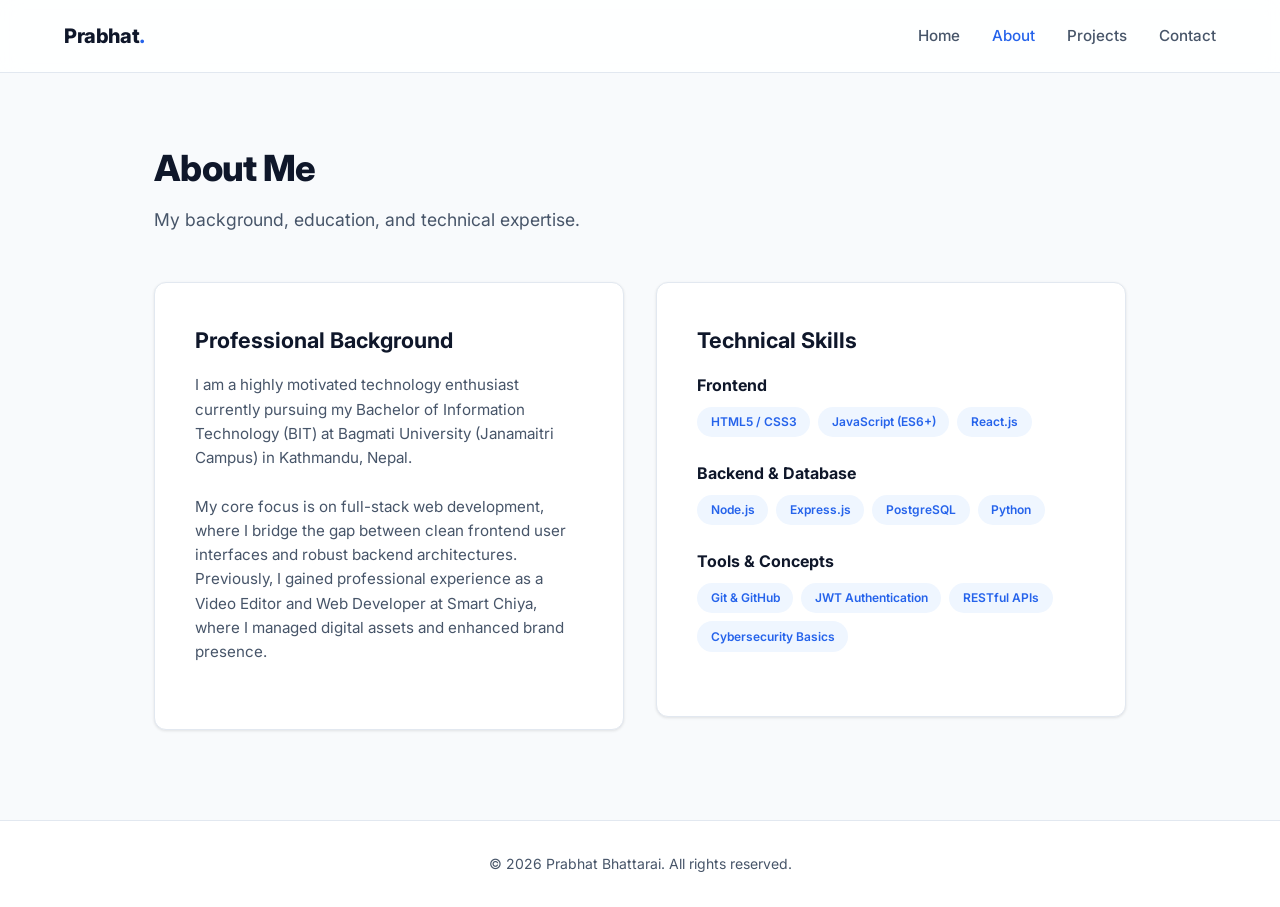
<file: about.html>
<!DOCTYPE html>
<html lang="en">
<head>
  <meta charset="UTF-8">
  <meta name="viewport" content="width=device-width, initial-scale=1.0">
  <title>About | Prabhat Bhattarai</title>
  <link rel="stylesheet" href="styles.css">
</head>
<body>

  <nav class="navbar">
    <a href="index.html" class="logo">Prabhat<span>.</span></a>
    <div class="nav-links">
      <a href="index.html">Home</a>
      <a href="about.html" class="active">About</a>
      <a href="projects.html">Projects</a>
      <a href="contact.html">Contact</a>
    </div>
  </nav>

  <main>
    <h1 class="section-title">About Me</h1>
    <p class="section-subtitle">My background, education, and technical expertise.</p>

    <div class="grid" style="align-items: start;">
      <div class="card">
        <h3>Professional Background</h3>
        <p>I am a highly motivated technology enthusiast currently pursuing my Bachelor of Information Technology (BIT) at Bagmati University (Janamaitri Campus) in Kathmandu, Nepal.</p>
        <p>My core focus is on full-stack web development, where I bridge the gap between clean frontend user interfaces and robust backend architectures. Previously, I gained professional experience as a Video Editor and Web Developer at Smart Chiya, where I managed digital assets and enhanced brand presence.</p>
      </div>

      <div class="card">
        <h3>Technical Skills</h3>
        <div style="margin-bottom: 1.5rem;">
          <h4 style="margin-bottom: 0.5rem; color: var(--text-primary);">Frontend</h4>
          <div class="tags">
            <span class="tag">HTML5 / CSS3</span>
            <span class="tag">JavaScript (ES6+)</span>
            <span class="tag">React.js</span>
          </div>
        </div>
        <div style="margin-bottom: 1.5rem;">
          <h4 style="margin-bottom: 0.5rem; color: var(--text-primary);">Backend & Database</h4>
          <div class="tags">
            <span class="tag">Node.js</span>
            <span class="tag">Express.js</span>
            <span class="tag">PostgreSQL</span>
            <span class="tag">Python</span>
          </div>
        </div>
        <div>
          <h4 style="margin-bottom: 0.5rem; color: var(--text-primary);">Tools & Concepts</h4>
          <div class="tags">
            <span class="tag">Git & GitHub</span>
            <span class="tag">JWT Authentication</span>
            <span class="tag">RESTful APIs</span>
            <span class="tag">Cybersecurity Basics</span>
          </div>
        </div>
      </div>
    </div>
  </main>

  <footer>
    <p>&copy; 2026 Prabhat Bhattarai. All rights reserved.</p>
  </footer>

</body>
</html>
</file>
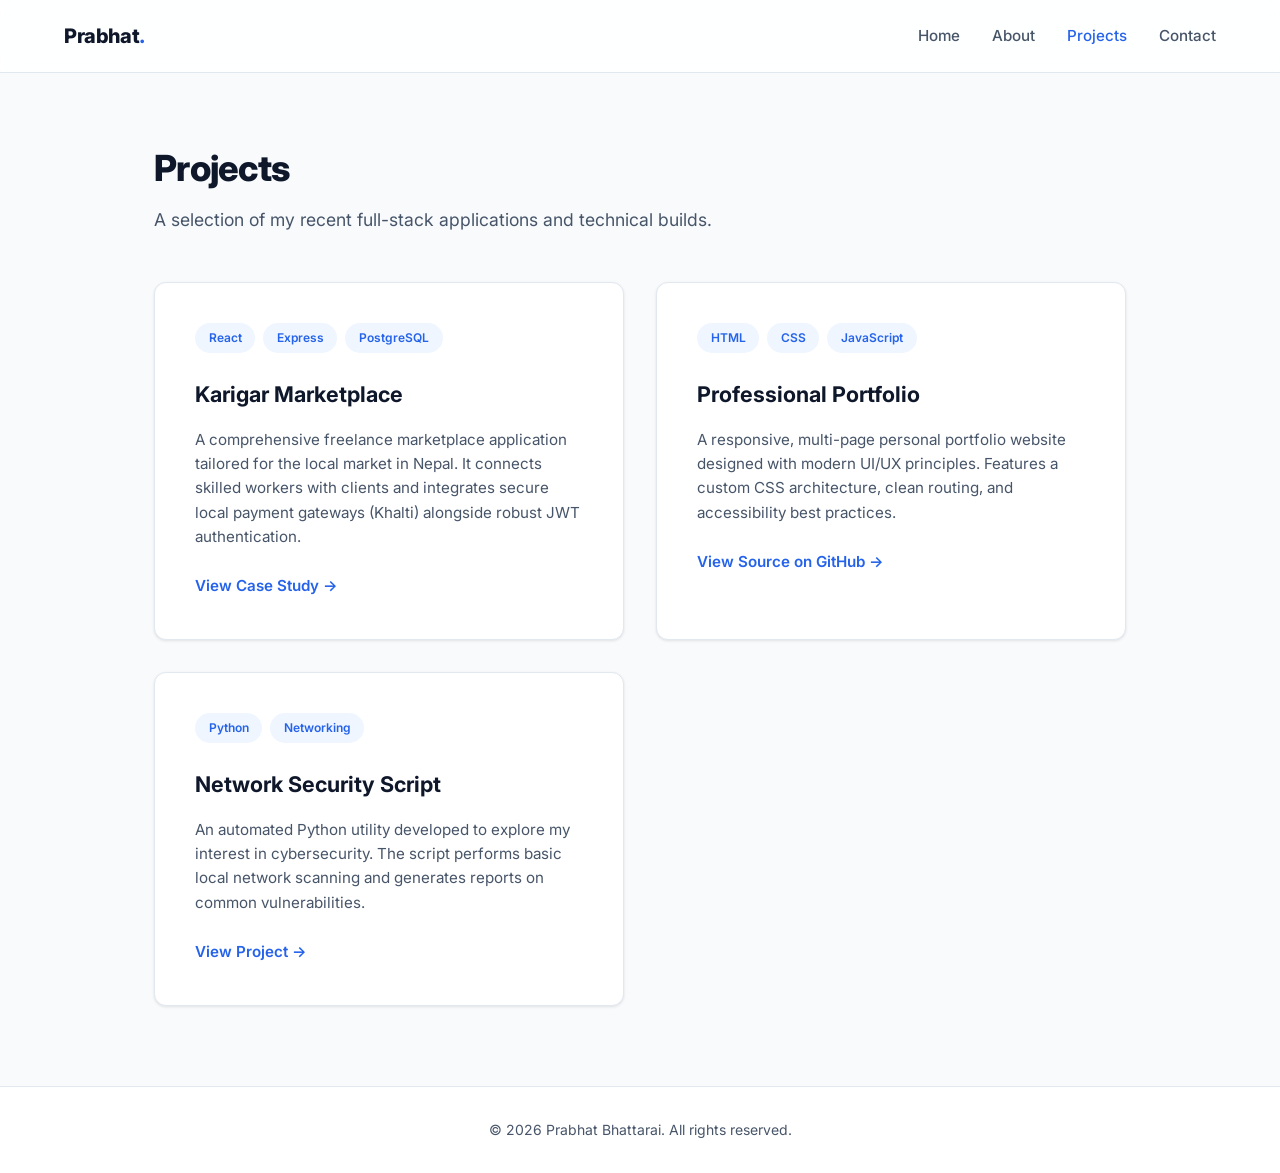
<file: projects.html>
<!DOCTYPE html>
<html lang="en">
<head>
  <meta charset="UTF-8">
  <meta name="viewport" content="width=device-width, initial-scale=1.0">
  <title>Projects | Prabhat Bhattarai</title>
  <link rel="stylesheet" href="styles.css">
</head>
<body>

  <nav class="navbar">
    <a href="index.html" class="logo">Prabhat<span>.</span></a>
    <div class="nav-links">
      <a href="index.html">Home</a>
      <a href="about.html">About</a>
      <a href="projects.html" class="active">Projects</a>
      <a href="contact.html">Contact</a>
    </div>
  </nav>

  <main>
    <h1 class="section-title">Projects</h1>
    <p class="section-subtitle">A selection of my recent full-stack applications and technical builds.</p>

    <div class="grid">
      <!-- Project 1 -->
      <div class="card">
        <div class="tags">
          <span class="tag">React</span>
          <span class="tag">Express</span>
          <span class="tag">PostgreSQL</span>
        </div>
        <h3>Karigar Marketplace</h3>
        <p>A comprehensive freelance marketplace application tailored for the local market in Nepal. It connects skilled workers with clients and integrates secure local payment gateways (Khalti) alongside robust JWT authentication.</p>
        <a href="#" style="color: var(--accent); font-weight: 600; font-size: 0.95rem;">View Case Study &rarr;</a>
      </div>

      <!-- Project 2 -->
      <div class="card">
        <div class="tags">
          <span class="tag">HTML</span>
          <span class="tag">CSS</span>
          <span class="tag">JavaScript</span>
        </div>
        <h3>Professional Portfolio</h3>
        <p>A responsive, multi-page personal portfolio website designed with modern UI/UX principles. Features a custom CSS architecture, clean routing, and accessibility best practices.</p>
        <a href="https://github.com/prabhatbhattarai11" target="_blank" style="color: var(--accent); font-weight: 600; font-size: 0.95rem;">View Source on GitHub &rarr;</a>
      </div>

      <!-- Project 3 -->
      <div class="card">
        <div class="tags">
          <span class="tag">Python</span>
          <span class="tag">Networking</span>
        </div>
        <h3>Network Security Script</h3>
        <p>An automated Python utility developed to explore my interest in cybersecurity. The script performs basic local network scanning and generates reports on common vulnerabilities.</p>
        <a href="#" style="color: var(--accent); font-weight: 600; font-size: 0.95rem;">View Project &rarr;</a>
      </div>
    </div>
  </main>

  <footer>
    <p>&copy; 2026 Prabhat Bhattarai. All rights reserved.</p>
  </footer>

</body>
</html>
</file>
<file: styles.css>
@import url('https://fonts.googleapis.com/css2?family=Inter:wght@400;500;600;700;800&display=swap');

:root {
  --bg-body: #F8FAFC;
  --bg-surface: #FFFFFF;
  --text-primary: #0F172A;
  --text-secondary: #475569;
  --accent: #2563EB;
  --accent-hover: #1D4ED8;
  --border: #E2E8F0;
  --shadow-sm: 0 1px 3px rgba(0,0,0,0.1);
  --shadow-md: 0 4px 6px -1px rgba(0, 0, 0, 0.1), 0 2px 4px -1px rgba(0, 0, 0, 0.06);
  --shadow-lg: 0 10px 15px -3px rgba(0, 0, 0, 0.1), 0 4px 6px -2px rgba(0, 0, 0, 0.05);
  --radius: 12px;
}

* { margin: 0; padding: 0; box-sizing: border-box; }

body { 
  font-family: 'Inter', system-ui, sans-serif; 
  background-color: var(--bg-body); 
  color: var(--text-primary); 
  line-height: 1.6; 
}

a { text-decoration: none; color: inherit; transition: color 0.2s; }
ul { list-style: none; }

/* Navigation */
.navbar { 
  position: fixed; top: 0; width: 100%; 
  background: rgba(255, 255, 255, 0.85); 
  backdrop-filter: blur(10px); 
  border-bottom: 1px solid var(--border); 
  z-index: 1000; 
  display: flex; justify-content: space-between; align-items: center; 
  padding: 1.25rem 5%; 
}
.logo { font-size: 1.25rem; font-weight: 800; color: var(--text-primary); letter-spacing: -0.02em; }
.logo span { color: var(--accent); }
.nav-links { display: flex; gap: 2rem; }
.nav-links a { font-weight: 500; color: var(--text-secondary); font-size: 0.95rem; }
.nav-links a:hover, .nav-links a.active { color: var(--accent); }

/* Layout */
main { max-width: 1100px; margin: 0 auto; padding: 140px 5% 80px; min-height: calc(100vh - 80px); }
.section-title { font-size: 2.25rem; font-weight: 800; margin-bottom: 0.5rem; letter-spacing: -0.02em; }
.section-subtitle { color: var(--text-secondary); font-size: 1.1rem; margin-bottom: 3rem; max-width: 600px; }

/* Hero Section */
.hero { display: flex; flex-direction: column; justify-content: center; min-height: 65vh; }
.hero-greeting { color: var(--accent); font-weight: 600; font-size: 1.1rem; margin-bottom: 1rem; letter-spacing: 0.05em; text-transform: uppercase; }
.hero h1 { font-size: clamp(3rem, 6vw, 4.5rem); font-weight: 800; line-height: 1.1; margin-bottom: 1.5rem; letter-spacing: -0.03em; color: #0F172A; }
.hero p { font-size: 1.2rem; color: var(--text-secondary); max-width: 650px; margin-bottom: 2.5rem; line-height: 1.7; }

/* Buttons */
.btn-group { display: flex; gap: 1rem; flex-wrap: wrap; }
.btn { padding: 0.8rem 1.75rem; border-radius: 8px; font-weight: 600; font-size: 0.95rem; transition: all 0.2s; display: inline-flex; align-items: center; justify-content: center; cursor: pointer; }
.btn-primary { background-color: var(--accent); color: #fff; border: 1px solid var(--accent); box-shadow: var(--shadow-sm); }
.btn-primary:hover { background-color: var(--accent-hover); transform: translateY(-2px); box-shadow: var(--shadow-md); }
.btn-outline { background-color: var(--bg-surface); color: var(--text-primary); border: 1px solid var(--border); }
.btn-outline:hover { background-color: #F1F5F9; transform: translateY(-2px); }

/* Grid & Cards */
.grid { display: grid; grid-template-columns: repeat(auto-fit, minmax(320px, 1fr)); gap: 2rem; }
.card { background: var(--bg-surface); border: 1px solid var(--border); border-radius: var(--radius); padding: 2.5rem; box-shadow: var(--shadow-sm); transition: transform 0.2s ease, box-shadow 0.2s ease; }
.card:hover { transform: translateY(-4px); box-shadow: var(--shadow-lg); border-color: #CBD5E1; }
.card h3 { font-size: 1.35rem; font-weight: 700; margin-bottom: 1rem; color: var(--text-primary); }
.card p { color: var(--text-secondary); margin-bottom: 1.5rem; font-size: 0.95rem; }

/* Tags */
.tags { display: flex; flex-wrap: wrap; gap: 0.5rem; margin-bottom: 1.5rem; }
.tag { background: #EFF6FF; color: var(--accent); font-size: 0.75rem; font-weight: 600; padding: 0.35rem 0.85rem; border-radius: 999px; }

/* Forms */
.form-group { margin-bottom: 1.5rem; }
label { display: block; font-weight: 600; margin-bottom: 0.5rem; color: var(--text-primary); font-size: 0.9rem; }
input, textarea { width: 100%; padding: 0.85rem 1rem; border: 1px solid var(--border); border-radius: 8px; font-family: inherit; font-size: 0.95rem; background: var(--bg-body); transition: border-color 0.2s, box-shadow 0.2s; }
input:focus, textarea:focus { outline: none; border-color: var(--accent); background: var(--bg-surface); box-shadow: 0 0 0 3px rgba(37, 99, 235, 0.15); }

/* Footer */
footer { text-align: center; padding: 2rem; color: var(--text-secondary); font-size: 0.875rem; border-top: 1px solid var(--border); background: var(--bg-surface); }
</file>
